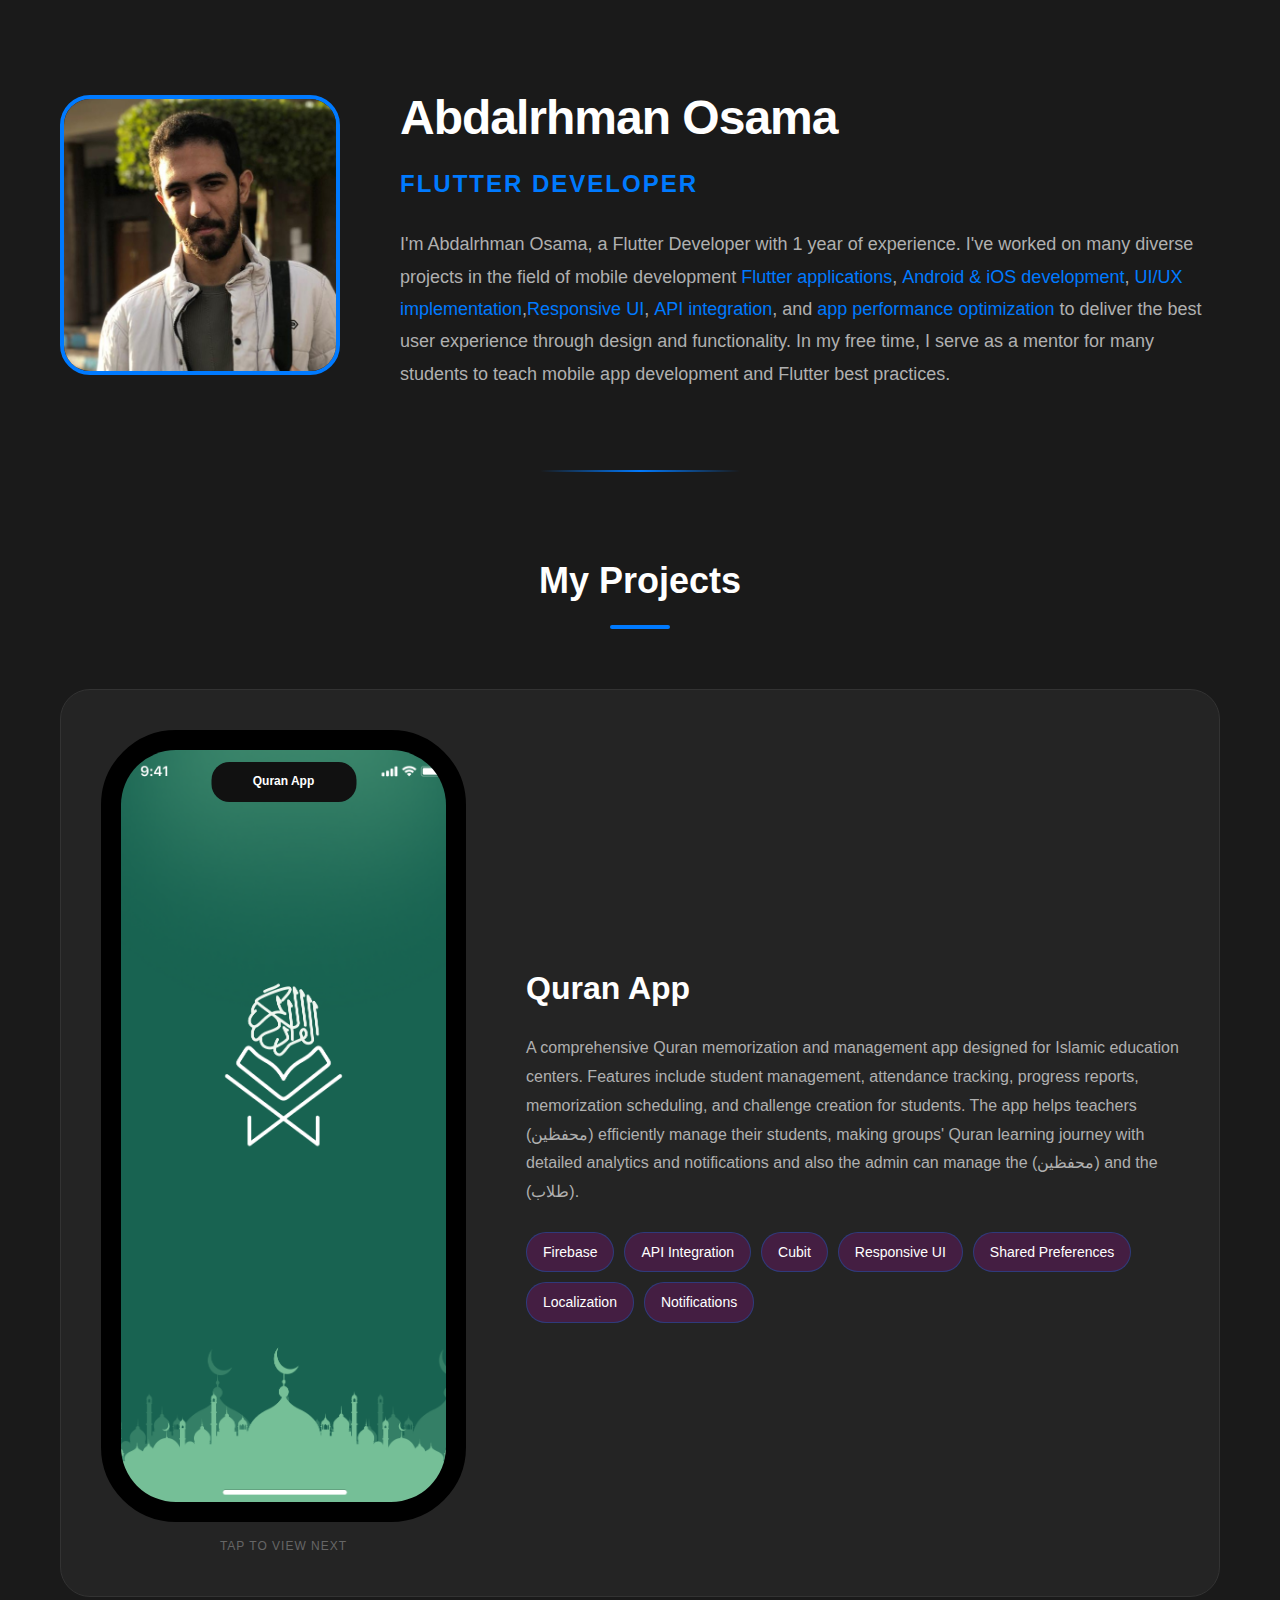
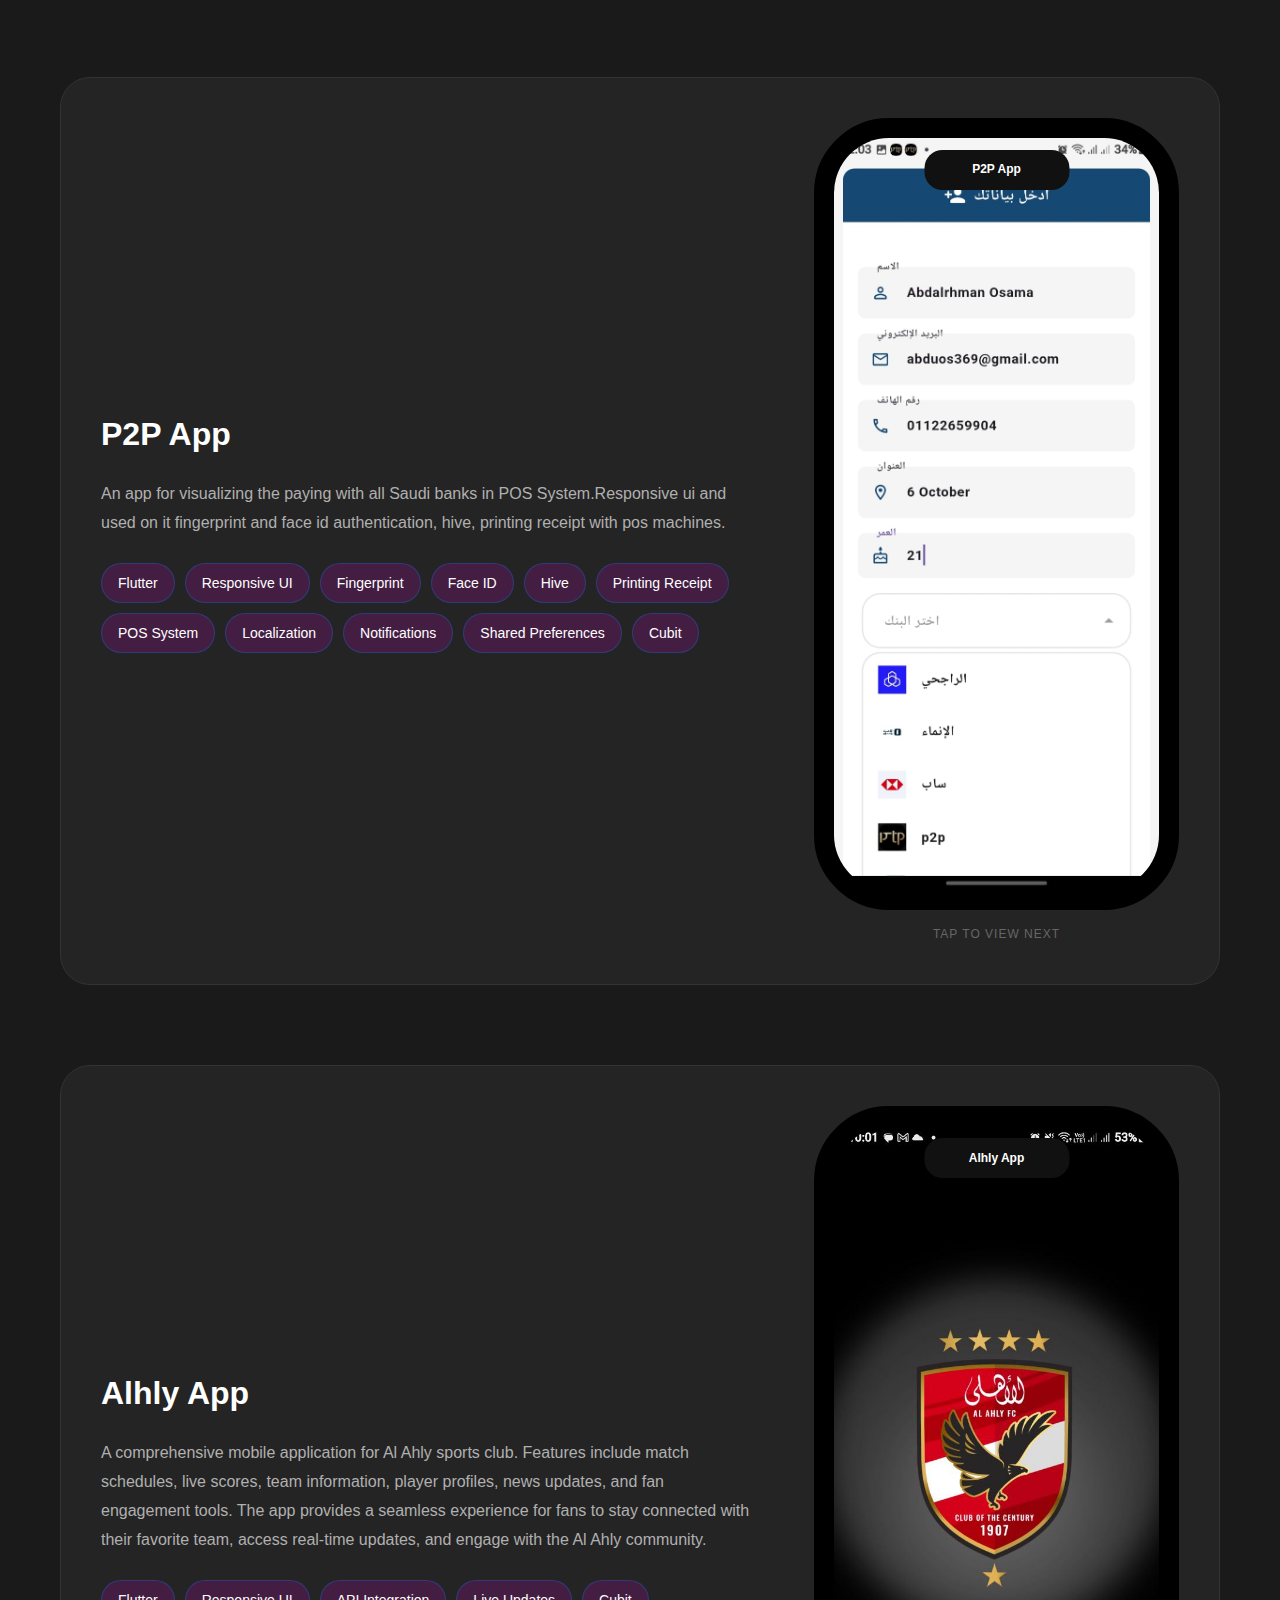
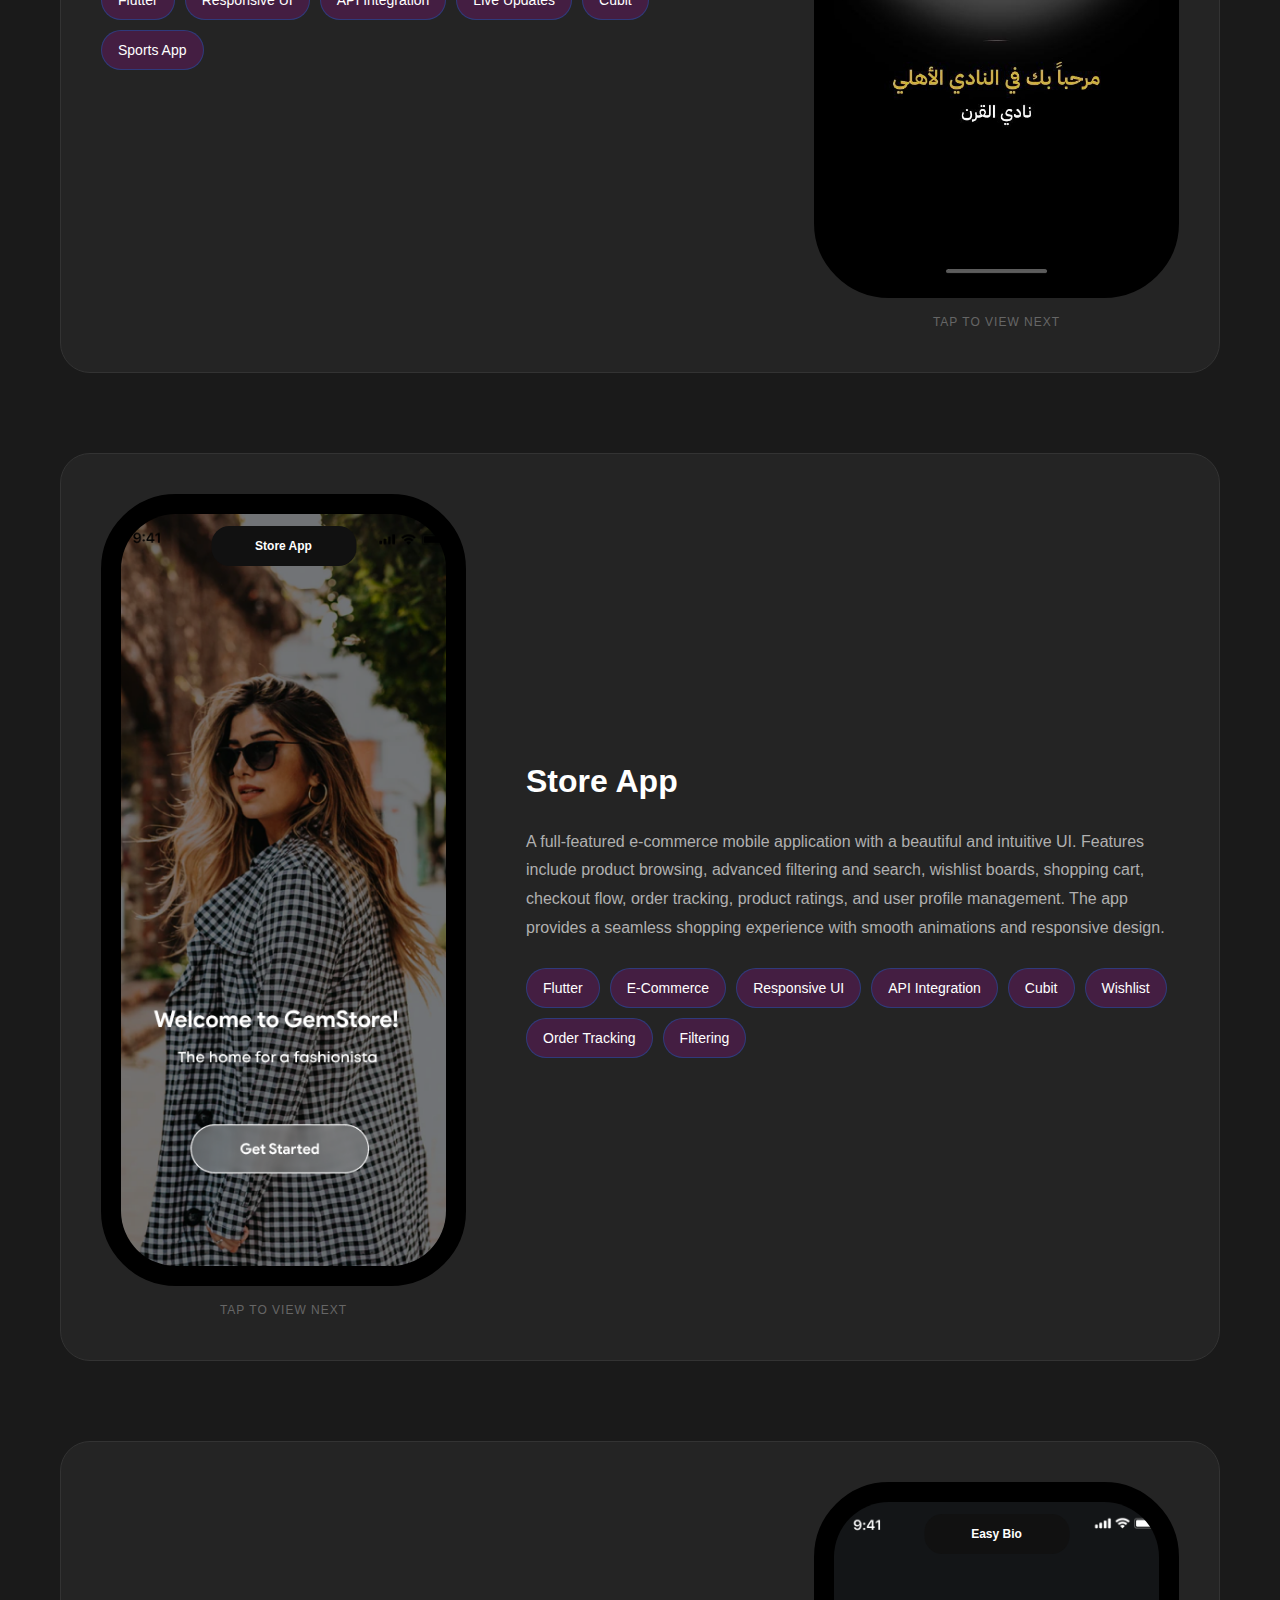
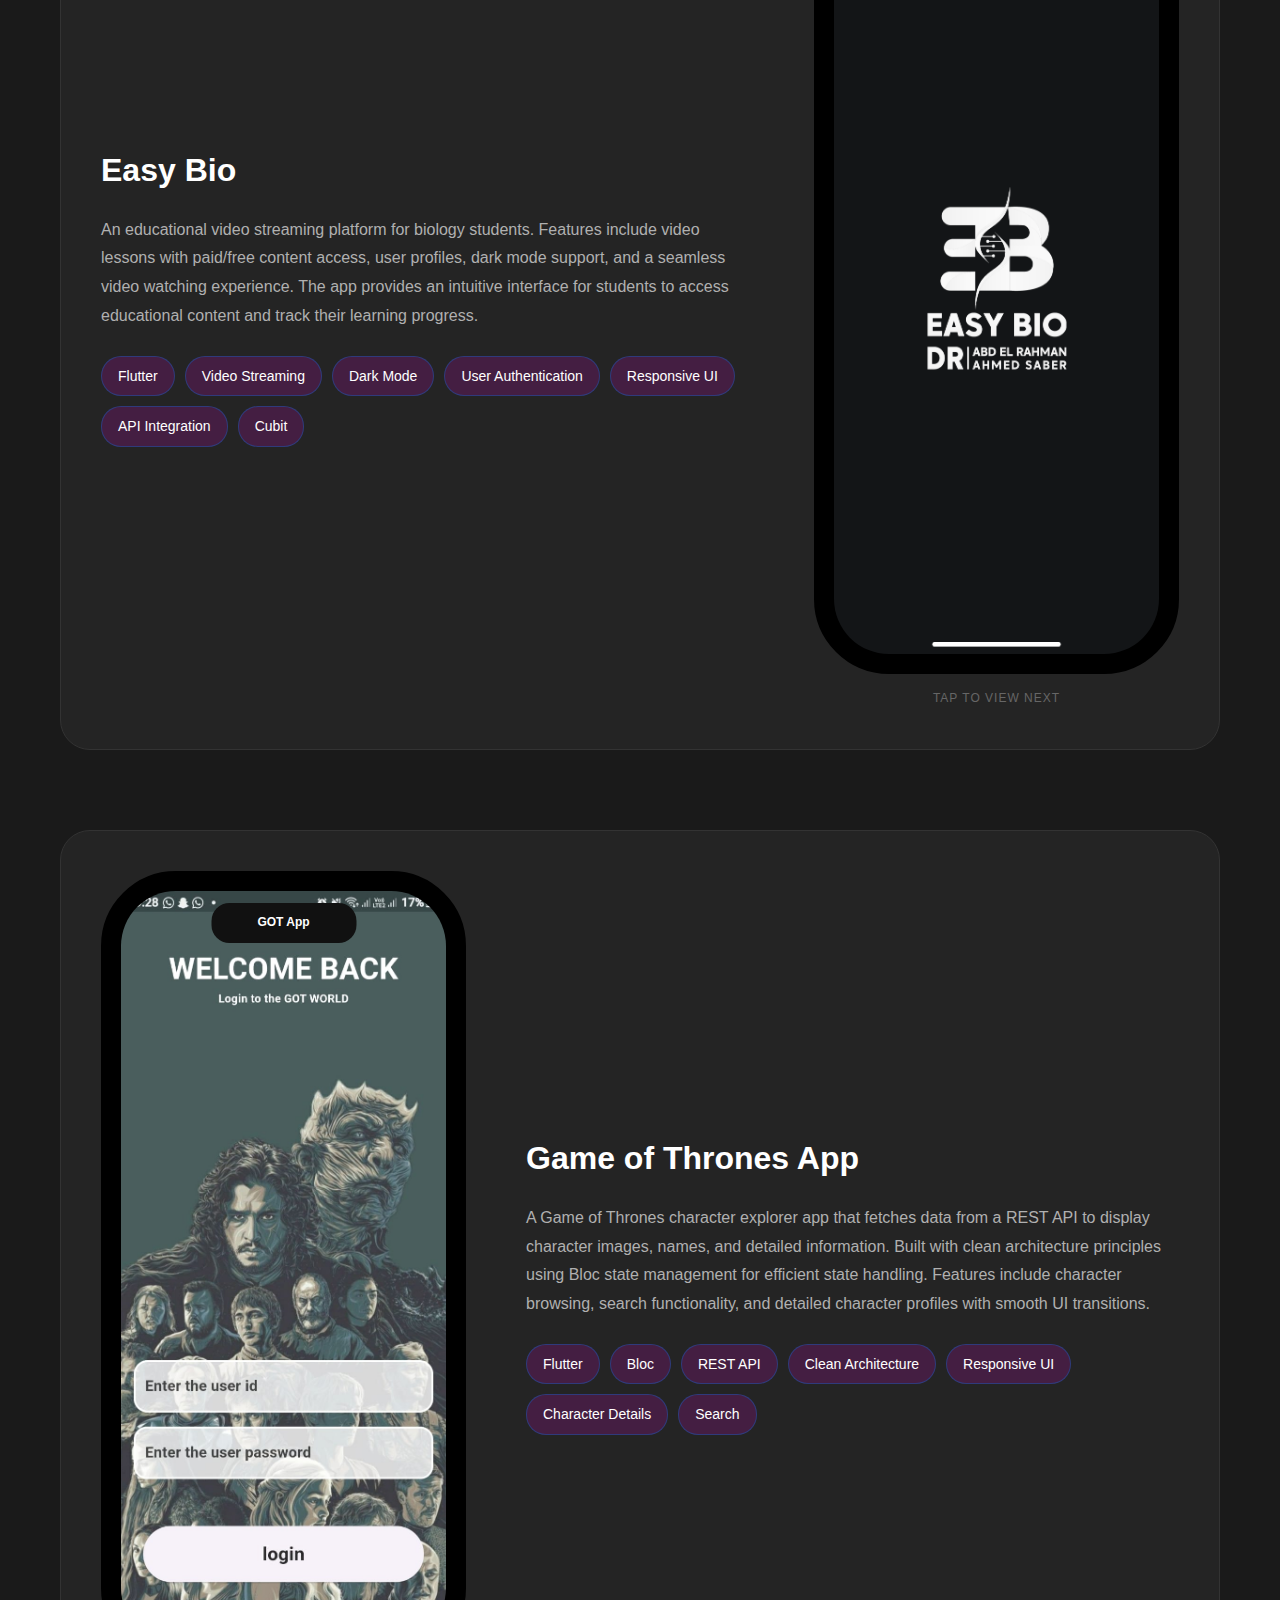
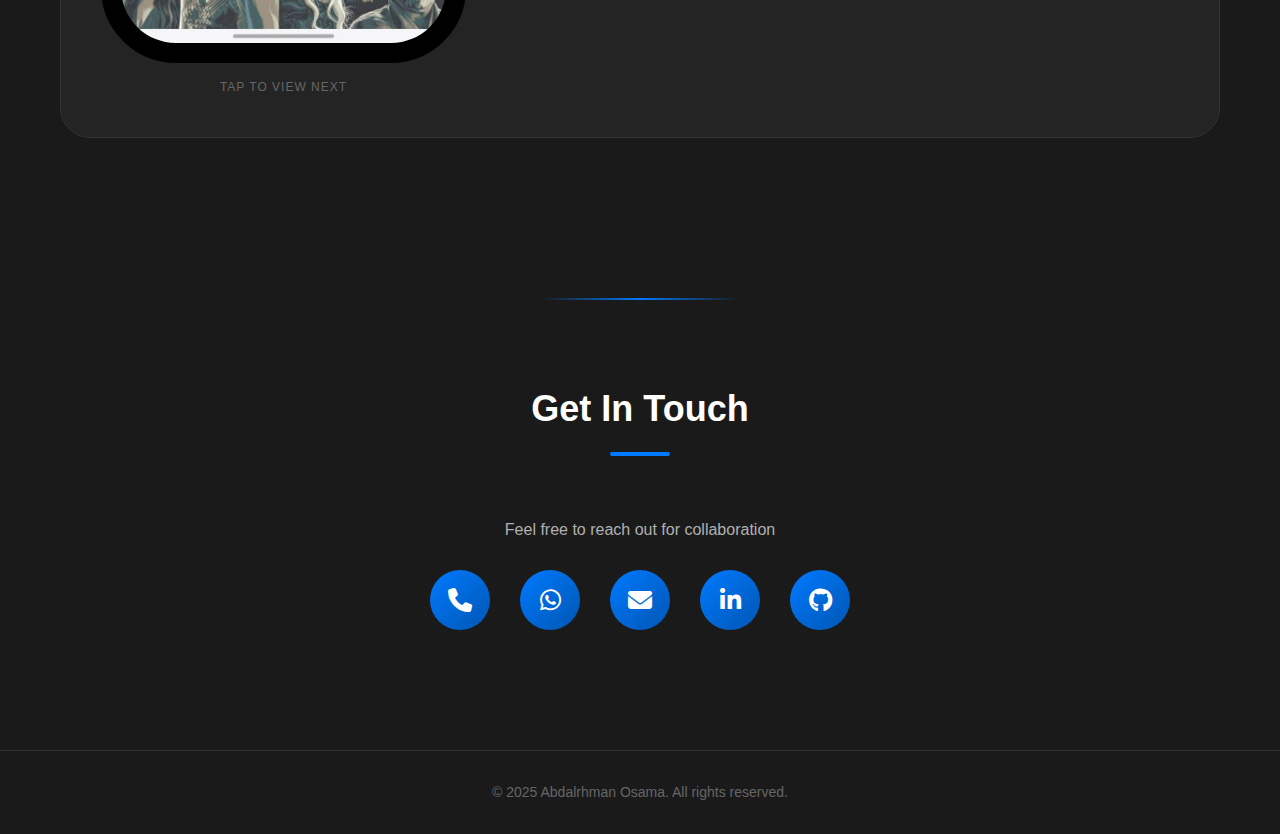
<file: index.html>
<!DOCTYPE html>
<html lang="en">
<head>
  <meta charset="UTF-8">
  <meta name="viewport" content="width=device-width, initial-scale=1.0">
  <title>Abdalrhman Osama - Flutter Developer Portfolio</title>
  <link rel="stylesheet" href="styles.css">
  <link rel="stylesheet" href="https://cdnjs.cloudflare.com/ajax/libs/font-awesome/6.4.0/css/all.min.css">
</head>
<body>

  <!-- Section 1: Hero / About Me -->
  <section class="hero-section">
    <div class="hero-content">
      <div class="profile-image">
        <img src="me.jpg" alt="Abdalrhman Osama">
      </div>
      <div class="hero-text">
        <h1 class="hero-name">Abdalrhman Osama</h1>
        <p class="hero-title">Flutter Developer</p>
        <p class="hero-bio">
          I'm Abdalrhman Osama, a Flutter Developer with 1 year of experience. I've worked on many diverse projects in the field of mobile development <span class="highlight">Flutter applications</span>, <span class="highlight">Android & iOS development</span>, <span class="highlight">UI/UX implementation</span>,<span class="highlight">Responsive UI</span>, <span class="highlight">API integration</span>, and <span class="highlight">app performance optimization</span> to deliver the best user experience through design and functionality. In my free time, I serve as a mentor for many students to teach mobile app development and Flutter best practices.
        </p>
      </div>
    </div>
  </section>

  <!-- Divider -->
  <div class="section-divider"></div>

  <!-- Section 2: Projects -->
  <section class="projects-section">
    <h2 class="section-title">My Projects</h2>

    <!-- Project 1: Quran App -->
    <div class="project-card">
      <div class="project-phone">
        <div class="ios-frame">
          <div class="dynamic-island">Quran App</div>
          <div class="screen-content" id="quranScreen">
            <img id="quranImg" src="quran/Splash.png" alt="Quran App Screenshot">
          </div>
        </div>
        <p class="tap-hint">Tap to view next</p>
      </div>
      <div class="project-info">
        <h3 class="project-name">Quran App</h3>
        <p class="project-description">
          A comprehensive Quran memorization and management app designed for Islamic education centers. Features include student management, attendance tracking, progress reports, memorization scheduling, and challenge creation for students. The app helps teachers (محفظين) efficiently manage their students, making groups' Quran learning journey with detailed analytics and notifications and also the admin can manage the (محفظين) and the (طلاب).
        </p>
        <div class="project-tags">
          <span class="tag">Firebase</span>
          <span class="tag">API Integration</span>
          <span class="tag">Cubit</span>
          <span class="tag">Responsive UI</span>
          <span class="tag">Shared Preferences</span>
          <span class="tag">Localization</span>
          <span class="tag">Notifications</span>
        </div>
      </div>
    </div>

    <!-- Project 2: P2P App -->
    <div class="project-card reverse">
      <div class="project-phone">
        <div class="ios-frame">
          <div class="dynamic-island">P2P App</div>
          <div class="screen-content" id="p2pScreen">
            <img id="p2pImg" src="p2p/1.jpeg" alt="P2P App Screenshot">
          </div>
        </div>
        <p class="tap-hint">Tap to view next</p>
      </div>
      <div class="project-info">
        <h3 class="project-name">P2P App</h3>
        <p class="project-description">
          An app for visualizing the paying with all Saudi banks in POS System.Responsive ui and used on it fingerprint
          and face id authentication, hive, printing receipt with pos machines.</p>
        <div class="project-tags">
          <span class="tag">Flutter</span>
          <span class="tag">Responsive UI</span>
          <span class="tag">Fingerprint</span>
          <span class="tag">Face ID</span>
          <span class="tag">Hive</span>
          <span class="tag">Printing Receipt</span>
          <span class="tag">POS System</span>
          <span class="tag">Localization</span>
          <span class="tag">Notifications</span>
          <span class="tag">Shared Preferences</span>
          <span class="tag">Cubit</span>

        </div>
      </div>
    </div>

    <!-- Project 6: Alhly App -->
    <div class="project-card reverse">
      <div class="project-phone">
        <div class="ios-frame">
          <div class="dynamic-island">Alhly App</div>
          <div class="screen-content" id="alhlyScreen">
            <img id="alhlyImg" src="Alhly/1.jpg" alt="Alhly App Screenshot">
          </div>
        </div>
        <p class="tap-hint">Tap to view next</p>
      </div>
      <div class="project-info">
        <h3 class="project-name">Alhly App</h3>
        <p class="project-description">
          A comprehensive mobile application for Al Ahly sports club. Features include match schedules, live scores, team information, player profiles, news updates, and fan engagement tools. The app provides a seamless experience for fans to stay connected with their favorite team, access real-time updates, and engage with the Al Ahly community.
        </p>
        <div class="project-tags">
          <span class="tag">Flutter</span>
          <span class="tag">Responsive UI</span>
          <span class="tag">API Integration</span>
          <span class="tag">Live Updates</span>
          <span class="tag">Cubit</span>
          <span class="tag">Sports App</span>
        </div>
      </div>
    </div>
    
   <!-- Project 3: Store App -->
    <div class="project-card">
      <div class="project-phone">
        <div class="ios-frame">
          <div class="dynamic-island">Store App</div>
          <div class="screen-content" id="storeScreen">
            <img id="storeImg" src="store/welcome.png" alt="Store App Screenshot">
          </div>
        </div>
        <p class="tap-hint">Tap to view next</p>
      </div>
      <div class="project-info">
        <h3 class="project-name">Store App</h3>
        <p class="project-description">
          A full-featured e-commerce mobile application with a beautiful and intuitive UI. Features include product browsing, advanced filtering and search, wishlist boards, shopping cart, checkout flow, order tracking, product ratings, and user profile management. The app provides a seamless shopping experience with smooth animations and responsive design.
        </p>
        <div class="project-tags">
          <span class="tag">Flutter</span>
          <span class="tag">E-Commerce</span>
          <span class="tag">Responsive UI</span>
          <span class="tag">API Integration</span>
          <span class="tag">Cubit</span>
          <span class="tag">Wishlist</span>
          <span class="tag">Order Tracking</span>
          <span class="tag">Filtering</span>
        </div>
      </div>
    </div> 

    <!-- Project 4: Easy Bio App -->
    <div class="project-card reverse">
      <div class="project-phone">
        <div class="ios-frame">
          <div class="dynamic-island">Easy Bio</div>
          <div class="screen-content" id="easyBioScreen">
            <img id="easyBioImg" src="Easy Bio/Splash.png" alt="Easy Bio App Screenshot">
          </div>
        </div>
        <p class="tap-hint">Tap to view next</p>
      </div>
      <div class="project-info">
        <h3 class="project-name">Easy Bio</h3>
        <p class="project-description">
          An educational video streaming platform for biology students. Features include video lessons with paid/free content access, user profiles, dark mode support, and a seamless video watching experience. The app provides an intuitive interface for students to access educational content and track their learning progress.
        </p>
        <div class="project-tags">
          <span class="tag">Flutter</span>
          <span class="tag">Video Streaming</span>
          <span class="tag">Dark Mode</span>
          <span class="tag">User Authentication</span>
          <span class="tag">Responsive UI</span>
          <span class="tag">API Integration</span>
          <span class="tag">Cubit</span>
        </div>
      </div>
    </div>

    <!-- Project 5: GOT App -->
    <div class="project-card">
      <div class="project-phone">
        <div class="ios-frame">
          <div class="dynamic-island">GOT App</div>
          <div class="screen-content" id="gotScreen">
            <img id="gotImg" src="GOT App/1.jpeg" alt="GOT App Screenshot">
          </div>
        </div>
        <p class="tap-hint">Tap to view next</p>
      </div>
      <div class="project-info">
        <h3 class="project-name">Game of Thrones App</h3>
        <p class="project-description">
          A Game of Thrones character explorer app that fetches data from a REST API to display character images, names, and detailed information. Built with clean architecture principles using Bloc state management for efficient state handling. Features include character browsing, search functionality, and detailed character profiles with smooth UI transitions.
        </p>
        <div class="project-tags">
          <span class="tag">Flutter</span>
          <span class="tag">Bloc</span>
          <span class="tag">REST API</span>
          <span class="tag">Clean Architecture</span>
          <span class="tag">Responsive UI</span>
          <span class="tag">Character Details</span>
          <span class="tag">Search</span>
        </div>
      </div>
    </div>

  </section>

  <!-- Divider -->
  <div class="section-divider"></div>

  <!-- Section 3: Contact -->
  <section class="contact-section">
    <h2 class="section-title">Get In Touch</h2>
    <p class="project-description">Feel free to reach out for collaboration</p>

    <div class="contact-links">
      <a href="tel:+201122659904" class="contact-icon" title="Phone">
        <i class="fas fa-phone"></i>
      </a>
      
      <a href="https://wa.me/201122659904" target="_blank" class="contact-icon" title="WhatsApp">
        <i class="fab fa-whatsapp"></i>
      </a>
      
      <a href="mailto:abduos369@gmail.com" class="contact-icon" title="Email">
        <i class="fas fa-envelope"></i>
      </a>
      
      <a href="https://www.linkedin.com/in/abdalrhman-osama-0813931bb/" target="_blank" class="contact-icon" title="LinkedIn">
        <i class="fab fa-linkedin-in"></i>
      </a>
      
      <a href="https://github.com/ABDO-OS" target="_blank" class="contact-icon" title="GitHub">
        <i class="fab fa-github"></i>
      </a>
    </div>
  </section>

  <!-- Footer -->
  <footer class="footer">
    <p>© 2025 Abdalrhman Osama. All rights reserved.</p>
  </footer>

<script>
  // Quran App images
  const quranImages = [
    'quran/Splash.png',
    'quran/Onboarding.png',
    'quran/register.png',
    'quran/Home.png',
    'quran/الملف الشخصي.png',
    'quran/إدارة الطلاب.png',
    'quran/إدارة المحفظين.png',
    'quran/إدارة المجموعات.png',
    'quran/إدارة درجات لطلاب.png',
    'quran/تسجيل الحضور والغياب.png',
    'quran/لوحة الحضور والغياب.png',
    'quran/اضافة الحفظ.png',
    'quran/انشطة طالب.png',
    'quran/انشاء تحدي جديد.png',
    'quran/التحديات 1.png',
    'quran/ارسال اشعارات.png',
    'quran/التقارير العامة.png',
    'quran/التقارير-1.png',
    'quran/التقارير-2.png'
  ];

  // P2P App images
  const p2pImages = [
    'p2p/1.jpeg',
    'p2p/2.jpeg',
    'p2p/3.jpeg',
    'p2p/4.jpeg',
    'p2p/5.jpeg',
    'p2p/6.jpeg'
  ];

  // Store App images
  const storeImages = [
    'store/welcome.png',
    'store/intro 1.png',
    'store/intro 2.png',
    'store/log in.png',
    'store/homepage full.png',
    'store/sidebar-home.png',
    'store/discover.png',
    'store/discover full.png',
    'store/filter.png',
    'store/search 2.png',
    'store/product full.png',
    'store/your cart.png',
    'store/check out-1.png',
    'store/my wishlist-boards.png',
    'store/profile.png',
    'store/profile setting.png',
    'store/setting.png',
    'store/my orders-1.png',
    'store/my orders-2.png',
    'store/my orders-3.png',
    'store/order info-1.png',
    'store/order info-2.png',
    'store/track order.png',
    'store/rate product.png'
  ];

  // Setup for Quran phone
  setupPhone('quranScreen', 'quranImg', quranImages);
  
  // Setup for P2P phone
  setupPhone('p2pScreen', 'p2pImg', p2pImages);

  // Setup for Store phone
  setupPhone('storeScreen', 'storeImg', storeImages);

  // Easy Bio App images
  const easyBioImages = [
    'Easy Bio/Splash.png',
    'Easy Bio/Login_dark.png',
    'Easy Bio/Main.png',
    'Easy Bio/User.png',
    'Easy Bio/User-1.png',
    'Easy Bio/Video no paid.png',
    'Easy Bio/Video paid.png',
    'Easy Bio/watch.png'
  ];

  // Setup for Easy Bio phone
  setupPhone('easyBioScreen', 'easyBioImg', easyBioImages);

  // GOT App images
  const gotImages = [
    'GOT App/1.jpeg',
    'GOT App/2.jpeg',
    'GOT App/3.jpeg',
    'GOT App/4.jpeg',
    'GOT App/5.jpeg',
    'GOT App/6.jpeg'
  ];

  // Setup for GOT phone
  setupPhone('gotScreen', 'gotImg', gotImages);

  // Alhly App images
  const alhlyImages = [
    'Alhly/1.jpg',
    'Alhly/2.jpg',
    'Alhly/3.jpg',
    'Alhly/4.jpg',
    'Alhly/5.jpg',
    'Alhly/6.jpg',
    'Alhly/7.jpg',
    'Alhly/8.jpg',
    'Alhly/9.jpg',
    'Alhly/10.jpg'
  ];

  // Setup for Alhly phone
  setupPhone('alhlyScreen', 'alhlyImg', alhlyImages);

  function setupPhone(screenId, imgId, images) {
    const screen = document.getElementById(screenId);
    const img = document.getElementById(imgId);
    let currentIndex = 0;
    let startY = 0;
    let scrolled = false;

    function nextImage() {
      currentIndex = (currentIndex + 1) % images.length;
      img.classList.add('fade-out');
      
      setTimeout(() => {
        img.src = images[currentIndex];
        img.classList.remove('fade-out');
        screen.scrollTop = 0;
      }, 150);
    }

    // Mouse events
    screen.addEventListener('mousedown', (e) => {
      startY = e.clientY;
      scrolled = false;
    });

    screen.addEventListener('mousemove', (e) => {
      if (Math.abs(e.clientY - startY) > 5) {
        scrolled = true;
      }
    });

    screen.addEventListener('mouseup', (e) => {
      if (!scrolled) {
        nextImage();
      }
    });

    // Touch events
    screen.addEventListener('touchstart', (e) => {
      startY = e.touches[0].clientY;
      scrolled = false;
    });

    screen.addEventListener('touchmove', (e) => {
      if (Math.abs(e.touches[0].clientY - startY) > 5) {
        scrolled = true;
      }
    });

    screen.addEventListener('touchend', (e) => {
      if (!scrolled) {
        nextImage();
      }
    });
  }
</script>

</body>
</html>
</file>
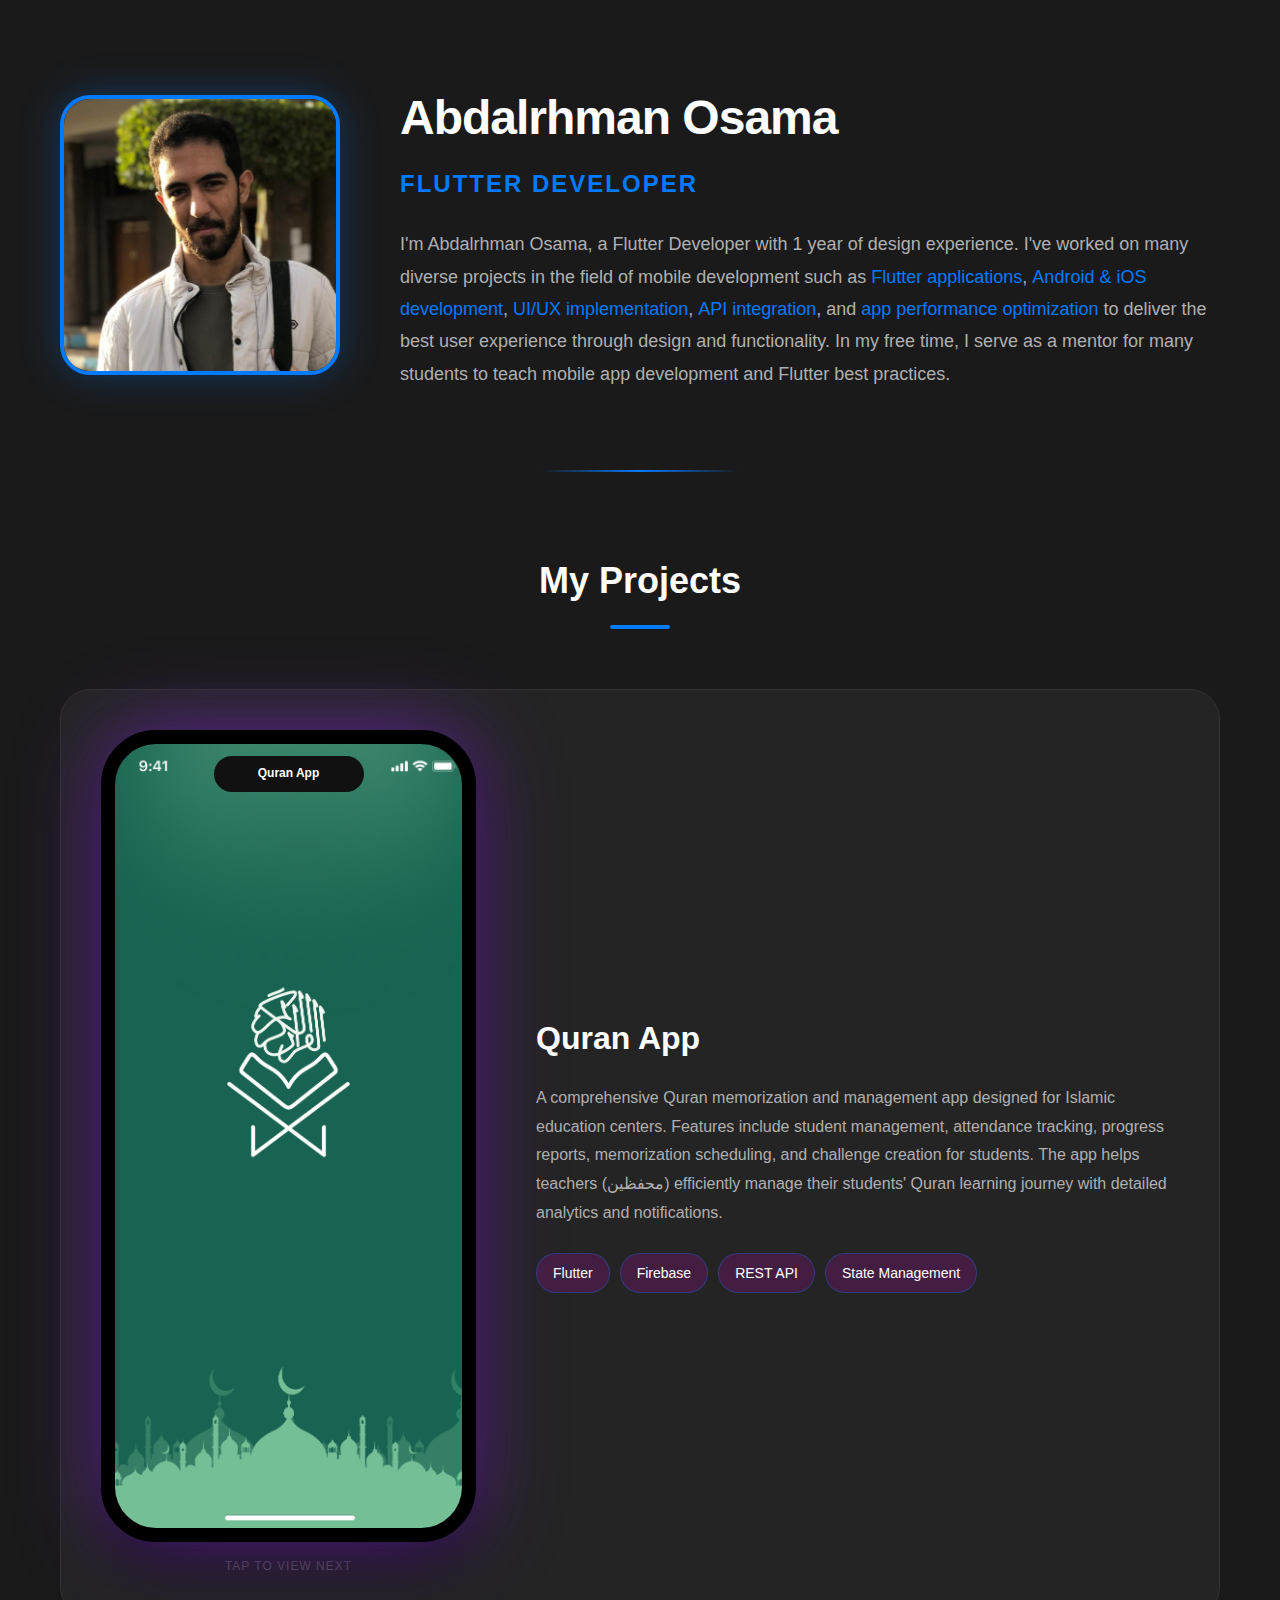
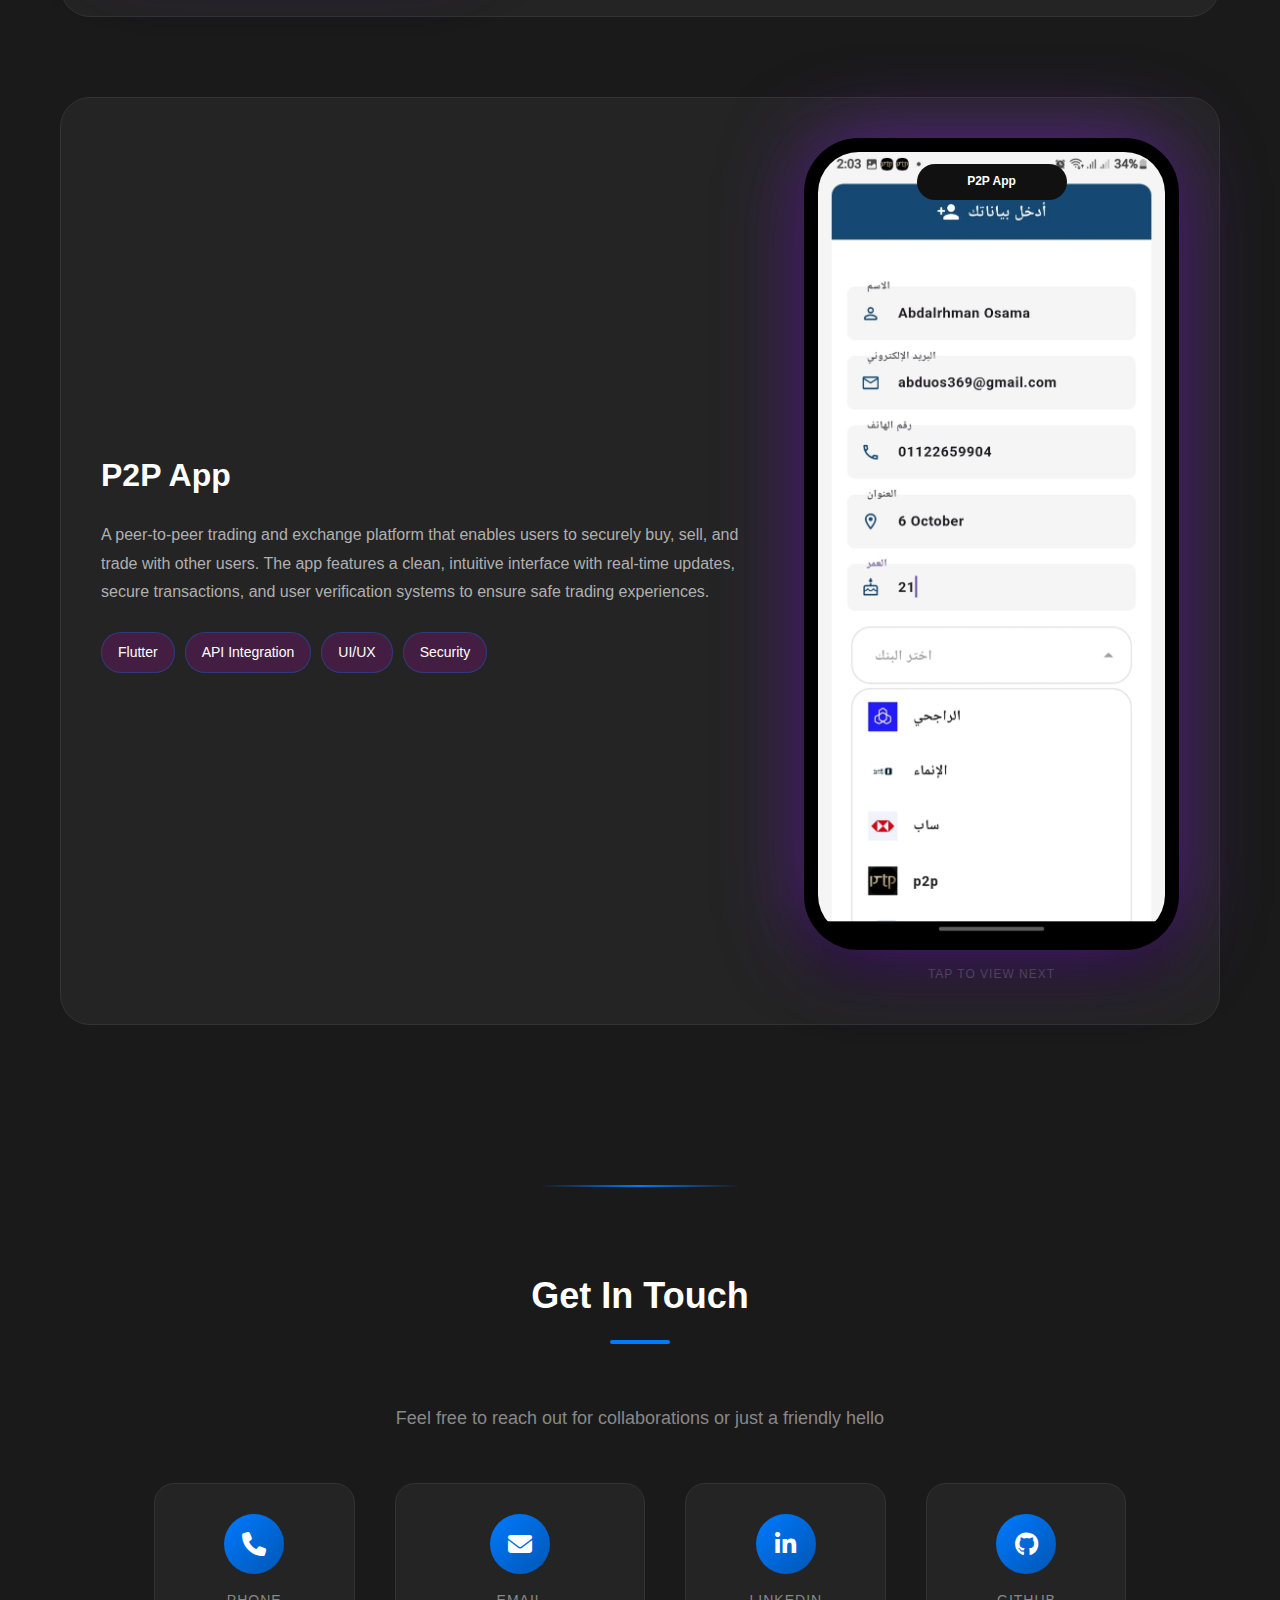
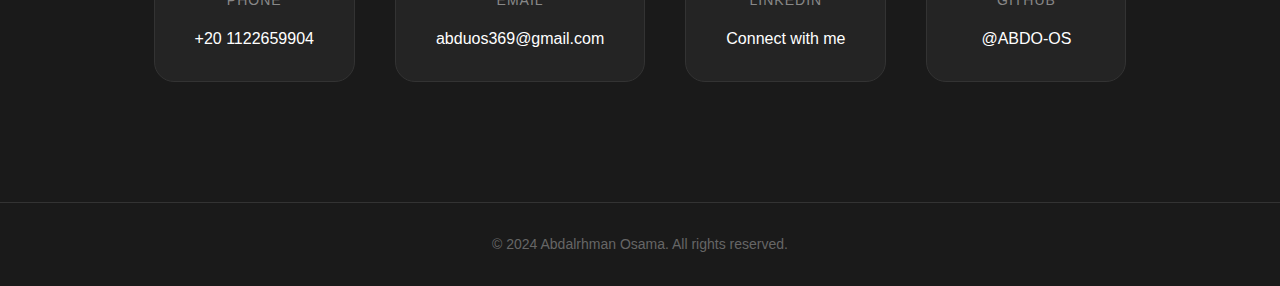
<file: portfolio/index.html>
<!DOCTYPE html>
<html lang="en">
<head>
  <meta charset="UTF-8">
  <meta name="viewport" content="width=device-width, initial-scale=1.0">
  <title>Abdalrhman Osama - Flutter Developer Portfolio</title>
  <link rel="stylesheet" href="styles.css">
  <link rel="stylesheet" href="https://cdnjs.cloudflare.com/ajax/libs/font-awesome/6.4.0/css/all.min.css">
</head>
<body>

  <!-- Section 1: Hero / About Me -->
  <section class="hero-section">
    <div class="hero-content">
      <div class="profile-image">
        <img src="me.jpg" alt="Abdalrhman Osama">
      </div>
      <div class="hero-text">
        <h1 class="hero-name">Abdalrhman Osama</h1>
        <p class="hero-title">Flutter Developer</p>
        <p class="hero-bio">
          I'm Abdalrhman Osama, a Flutter Developer with 1 year of design experience. I've worked on many diverse projects in the field of mobile development such as <span class="highlight">Flutter applications</span>, <span class="highlight">Android & iOS development</span>, <span class="highlight">UI/UX implementation</span>, <span class="highlight">API integration</span>, and <span class="highlight">app performance optimization</span> to deliver the best user experience through design and functionality. In my free time, I serve as a mentor for many students to teach mobile app development and Flutter best practices.
        </p>
      </div>
    </div>
  </section>

  <!-- Divider -->
  <div class="section-divider"></div>

  <!-- Section 2: Projects -->
  <section class="projects-section">
    <h2 class="section-title">My Projects</h2>

    <!-- Project 1: Quran App -->
    <div class="project-card">
      <div class="project-phone">
        <div class="ios-frame">
          <div class="dynamic-island">Quran App</div>
          <div class="screen-content" id="quranScreen">
            <img id="quranImg" src="quran/Splash.png" alt="Quran App Screenshot">
          </div>
        </div>
        <p class="tap-hint">Tap to view next</p>
      </div>
      <div class="project-info">
        <h3 class="project-name">Quran App</h3>
        <p class="project-description">
          A comprehensive Quran memorization and management app designed for Islamic education centers. Features include student management, attendance tracking, progress reports, memorization scheduling, and challenge creation for students. The app helps teachers (محفظين) efficiently manage their students' Quran learning journey with detailed analytics and notifications.
        </p>
        <div class="project-tags">
          <span class="tag">Flutter</span>
          <span class="tag">Firebase</span>
          <span class="tag">REST API</span>
          <span class="tag">State Management</span>
        </div>
      </div>
    </div>

    <!-- Project 2: P2P App -->
    <div class="project-card reverse">
      <div class="project-phone">
        <div class="ios-frame">
          <div class="dynamic-island">P2P App</div>
          <div class="screen-content" id="p2pScreen">
            <img id="p2pImg" src="p2p/1.jpeg" alt="P2P App Screenshot">
          </div>
        </div>
        <p class="tap-hint">Tap to view next</p>
      </div>
      <div class="project-info">
        <h3 class="project-name">P2P App</h3>
        <p class="project-description">
          A peer-to-peer trading and exchange platform that enables users to securely buy, sell, and trade with other users. The app features a clean, intuitive interface with real-time updates, secure transactions, and user verification systems to ensure safe trading experiences.
        </p>
        <div class="project-tags">
          <span class="tag">Flutter</span>
          <span class="tag">API Integration</span>
          <span class="tag">UI/UX</span>
          <span class="tag">Security</span>
        </div>
      </div>
    </div>
  </section>

  <!-- Divider -->
  <div class="section-divider"></div>

  <!-- Section 3: Contact -->
  <section class="contact-section">
    <h2 class="section-title">Get In Touch</h2>
    <p class="contact-subtitle">Feel free to reach out for collaborations or just a friendly hello</p>
    
    <div class="contact-links">
      <a href="tel:+201122659904" class="contact-item">
        <div class="contact-icon">
          <i class="fas fa-phone"></i>
        </div>
        <span class="contact-label">Phone</span>
        <span class="contact-value">+20 1122659904</span>
      </a>
      
      <a href="mailto:abduos369@gmail.com" class="contact-item">
        <div class="contact-icon">
          <i class="fas fa-envelope"></i>
        </div>
        <span class="contact-label">Email</span>
        <span class="contact-value">abduos369@gmail.com</span>
      </a>
      
      <a href="https://www.linkedin.com/in/abdalrhman-osama-0813931bb/" target="_blank" class="contact-item">
        <div class="contact-icon">
          <i class="fab fa-linkedin-in"></i>
        </div>
        <span class="contact-label">LinkedIn</span>
        <span class="contact-value">Connect with me</span>
      </a>
      
      <a href="https://github.com/ABDO-OS" target="_blank" class="contact-item">
        <div class="contact-icon">
          <i class="fab fa-github"></i>
        </div>
        <span class="contact-label">GitHub</span>
        <span class="contact-value">@ABDO-OS</span>
      </a>
    </div>
  </section>

  <!-- Footer -->
  <footer class="footer">
    <p>© 2024 Abdalrhman Osama. All rights reserved.</p>
  </footer>

<script>
  // Quran App images
  const quranImages = [
    'quran/Splash.png',
    'quran/Onboarding.png',
    'quran/register.png',
    'quran/Home.png',
    'quran/الملف الشخصي.png',
    'quran/إدارة الطلاب.png',
    'quran/إدارة المحفظين.png',
    'quran/إدارة المجموعات.png',
    'quran/إدارة درجات لطلاب.png',
    'quran/تسجيل الحضور والغياب.png',
    'quran/لوحة الحضور والغياب.png',
    'quran/اضافة الحفظ.png',
    'quran/انشطة طالب.png',
    'quran/انشاء تحدي جديد.png',
    'quran/التحديات 1.png',
    'quran/ارسال اشعارات.png',
    'quran/التقارير العامة.png',
    'quran/التقارير-1.png',
    'quran/التقارير-2.png'
  ];

  // P2P App images
  const p2pImages = [
    'p2p/1.jpeg',
    'p2p/2.jpeg',
    'p2p/3.jpeg',
    'p2p/4.jpeg',
    'p2p/5.jpeg',
    'p2p/6.jpeg'
  ];

  // Setup for Quran phone
  setupPhone('quranScreen', 'quranImg', quranImages);
  
  // Setup for P2P phone
  setupPhone('p2pScreen', 'p2pImg', p2pImages);

  function setupPhone(screenId, imgId, images) {
    const screen = document.getElementById(screenId);
    const img = document.getElementById(imgId);
    let currentIndex = 0;
    let startY = 0;
    let scrolled = false;

    function nextImage() {
      currentIndex = (currentIndex + 1) % images.length;
      img.classList.add('fade-out');
      
      setTimeout(() => {
        img.src = images[currentIndex];
        img.classList.remove('fade-out');
        screen.scrollTop = 0;
      }, 150);
    }

    // Mouse events
    screen.addEventListener('mousedown', (e) => {
      startY = e.clientY;
      scrolled = false;
    });

    screen.addEventListener('mousemove', (e) => {
      if (Math.abs(e.clientY - startY) > 5) {
        scrolled = true;
      }
    });

    screen.addEventListener('mouseup', (e) => {
      if (!scrolled) {
        nextImage();
      }
    });

    // Touch events
    screen.addEventListener('touchstart', (e) => {
      startY = e.touches[0].clientY;
      scrolled = false;
    });

    screen.addEventListener('touchmove', (e) => {
      if (Math.abs(e.touches[0].clientY - startY) > 5) {
        scrolled = true;
      }
    });

    screen.addEventListener('touchend', (e) => {
      if (!scrolled) {
        nextImage();
      }
    });
  }
</script>

</body>
</html>
</file>
<file: styles.css>
* {
  box-sizing: border-box;
  margin: 0;
  padding: 0;
}

body {
  background-color: #1a1a1a;
  color: #ffffff;
  font-family: 'Segoe UI', Tahoma, Geneva, Verdana, sans-serif;
  line-height: 1.6;
  min-height: 100vh;
}

/* ==================== HERO SECTION ==================== */
.hero-section {
  padding: 80px 60px;
  max-width: 1400px;
  margin: 0 auto;
}

.hero-content {
  display: flex;
  align-items: center;
  gap: 60px;
}

.profile-image {
  width: 280px;
  height: 280px;
  border-radius: 30px;
  overflow: hidden;
  border: 4px solid #007AFF;
  flex-shrink: 0;
}

.profile-image img {
  width: 100%;
  height: 100%;
  object-fit: cover;
}

.hero-text {
  flex: 1;
}

.hero-name {
  font-size: 48px;
  font-weight: 700;
  color: #ffffff;
  margin-bottom: 8px;
  letter-spacing: -1px;
}

.hero-title {
  font-size: 24px;
  font-weight: 600;
  color: #007AFF;
  margin-bottom: 25px;
  text-transform: uppercase;
  letter-spacing: 2px;
}

.hero-bio {
  font-size: 18px;
  color: #b0b0b0;
  line-height: 1.8;
}

.hero-bio .highlight {
  color: #007AFF;
  font-weight: 500;
}

/* ==================== SECTION DIVIDER ==================== */
.section-divider {
  width: 200px;
  height: 2px;
  background: linear-gradient(90deg, transparent, #007AFF, transparent);
  margin: 0 auto;
}

/* ==================== PROJECTS SECTION ==================== */
.projects-section {
  padding: 80px 60px;
  max-width: 1400px;
  margin: 0 auto;
}

.section-title {
  font-size: 36px;
  font-weight: 700;
  color: #ffffff;
  text-align: center;
  margin-bottom: 60px;
}

.section-title::after {
  content: '';
  display: block;
  width: 60px;
  height: 4px;
  background: #007AFF;
  margin: 15px auto 0;
  border-radius: 2px;
}

/* Project Card */
.project-card {
  display: flex;
  align-items: center;
  gap: 60px;
  margin-bottom: 80px;
  padding: 40px;
  background: #242424;
  border-radius: 30px;
  border: 1px solid #333;
}

.project-card.reverse {
  flex-direction: row-reverse;
}

.project-phone {
  display: flex;
  flex-direction: column;
  align-items: center;
  gap: 15px;
  flex-shrink: 0;
}

/* iOS Frame */
.ios-frame {
  width: 365px;
  height: 792px;
  border: 20px solid #000;
  border-radius: 75px;
  position: relative;
  background-color: #000;
  overflow: hidden;
  display: flex;
  justify-content: center;
  align-items: center;
}

/* Dynamic Island */
.dynamic-island {
  position: absolute;
  top: 12px;
  left: 50%;
  transform: translateX(-50%);
  width: 145px;
  height: 40px;
  background-color: #111;
  border-radius: 18px;
  display: flex;
  justify-content: center;
  align-items: center;
  color: white;
  font-size: 12px;
  font-weight: bold;
  cursor: pointer;
  transition: width 0.3s ease, height 0.3s ease;
  z-index: 10;
}

.dynamic-island:hover {
  width: 220px;
  height: 50px;
  border-radius: 25px;
}

/* Screen content */
.screen-content {
  display: block;
  width: 100%;
  height: 100%;
  cursor: pointer;
  position: relative;
  background-color: #000;
  overflow-y: auto;
  overflow-x: hidden;
  scroll-behavior: smooth;
}

.screen-content::-webkit-scrollbar {
  width: 0;
  display: none;
}

.screen-content {
  -ms-overflow-style: none;
  scrollbar-width: none;
}

.screen-content img {
  width: 100%;
  min-height: 100%;
  display: block;
  transition: opacity 0.15s ease;
  object-fit: cover;
  object-position: top;
}

.screen-content img.fade-out {
  opacity: 0.3;
}

/* Tap hint */
.tap-hint {
  color: #666;
  font-size: 12px;
  font-weight: 500;
  text-transform: uppercase;
  letter-spacing: 1px;
}

/* Project Info */
.project-info {
  flex: 1;
}

.project-name {
  font-size: 32px;
  font-weight: 700;
  color: #ffffff;
  margin-bottom: 20px;
}

.project-description {
  font-size: 16px;
  color: #b0b0b0;
  line-height: 1.8;
  margin-bottom: 25px;
}

.project-tags {
  display: flex;
  flex-wrap: wrap;
  gap: 10px;
}

.tag {
  padding: 8px 16px;
  background: rgba(255, 0, 242, 0.15);
  color: #ffffff;
  border-radius: 20px;
  font-size: 14px;
  font-weight: 500;
  border: 1px solid rgba(0, 122, 255, 0.3);
}

/* ==================== CONTACT SECTION ==================== */
.contact-section {
  padding: 80px 60px;
  max-width: 1400px;
  margin: 0 auto;
  text-align: center;
}

.contact-links {
  display: flex;
  justify-content: center;
  gap: 30px;
  flex-wrap: wrap;
}

.contact-icon {
  width: 60px;
  height: 60px;
  background: linear-gradient(135deg, #007AFF, #0056b3);
  border-radius: 50%;
  display: flex;
  justify-content: center;
  align-items: center;
  font-size: 24px;
  color: white;
  text-decoration: none;
  transition: all 0.3s ease;
}

.contact-icon:hover {
  transform: translateY(-5px) scale(1.1);
  box-shadow: 0 10px 30px rgba(0, 122, 255, 0.4);
}

/* ==================== FOOTER ==================== */
.footer {
  padding: 30px;
  text-align: center;
  border-top: 1px solid #333;
  margin-top: 40px;
}

.footer p {
  color: #666;
  font-size: 14px;
}

/* ==================== RESPONSIVE STYLES ==================== */

/* Large tablets and small laptops */
@media (max-width: 1200px) {
  .hero-section,
  .projects-section,
  .contact-section {
    padding: 60px 40px;
  }

  .hero-content {
    gap: 40px;
  }

  .profile-image {
    width: 220px;
    height: 220px;
  }

  .hero-name {
    font-size: 40px;
  }

  .hero-bio {
    font-size: 16px;
  }

  .project-card {
    gap: 40px;
    padding: 30px;
  }

  .ios-frame {
    width: 320px;
    height: 693px;
    border: 16px solid #000;
    border-radius: 60px;
  }

  .dynamic-island {
    width: 130px;
    height: 32px;
    font-size: 11px;
  }
}

/* Tablets */
@media (max-width: 992px) {
  .hero-content {
    flex-direction: column;
    align-items: flex-start;
  }

  .hero-name {
    font-size: 36px;
  }

  .hero-title {
    font-size: 20px;
  }

  .project-card,
  .project-card.reverse {
    flex-direction: column;
    align-items: flex-start;
  }

  .project-phone {
    align-self: center;
  }

  .project-tags {
    justify-content: flex-start;
  }

  .project-name {
    font-size: 28px;
  }
}

/* Tablets portrait and large phones */
@media (max-width: 768px) {
  .hero-section,
  .projects-section,
  .contact-section {
    padding: 50px 25px;
  }

  .profile-image {
    width: 200px;
    height: 200px;
    border-radius: 25px;
  }

  .hero-name {
    font-size: 32px;
  }

  .hero-title {
    font-size: 18px;
    margin-bottom: 20px;
  }

  .hero-bio {
    font-size: 15px;
  }

  .section-title {
    font-size: 28px;
    margin-bottom: 40px;
  }

  .project-card {
    padding: 25px;
    margin-bottom: 50px;
    border-radius: 25px;
  }

  .ios-frame {
    width: 300px;
    height: 650px;
    border: 14px solid #000;
    border-radius: 55px;
  }

  .dynamic-island {
    width: 120px;
    height: 30px;
    font-size: 10px;
  }

  .project-name {
    font-size: 24px;
  }

  .project-description {
    font-size: 15px;
  }

  .contact-links {
    gap: 20px;
  }
}

/* Mobile phones */
@media (max-width: 480px) {
  .hero-section,
  .projects-section,
  .contact-section {
    padding: 40px 20px;
  }

  .profile-image {
    width: 180px;
    height: 180px;
    border-radius: 20px;
    border-width: 3px;
  }

  .hero-name {
    font-size: 28px;
  }

  .hero-title {
    font-size: 16px;
    letter-spacing: 1px;
  }

  .hero-bio {
    font-size: 14px;
    line-height: 1.7;
  }

  .section-title {
    font-size: 24px;
    margin-bottom: 30px;
  }

  .project-card {
    padding: 20px;
    border-radius: 20px;
  }

  .ios-frame {
    width: calc(100vw - 80px);
    max-width: 320px;
    height: calc((100vw - 80px) * 2.16);
    max-height: 693px;
    border: 14px solid #000;
    border-radius: 50px;
  }

  .dynamic-island {
    width: 110px;
    height: 28px;
    font-size: 9px;
    top: 8px;
  }

  .project-name {
    font-size: 22px;
    margin-bottom: 15px;
  }

  .project-description {
    font-size: 14px;
  }

  .tag {
    padding: 6px 12px;
    font-size: 12px;
  }

  .contact-icon {
    width: 50px;
    height: 50px;
    font-size: 20px;
  }
}

/* Extra small phones */
@media (max-width: 360px) {
  .hero-name {
    font-size: 24px;
  }

  .hero-title {
    font-size: 14px;
  }

  .profile-image {
    width: 150px;
    height: 150px;
  }

  .ios-frame {
    border: 12px solid #000;
    border-radius: 45px;
  }

  .section-title {
    font-size: 22px;
  }
}
</file>
<file: portfolio/styles.css>
* {
  box-sizing: border-box;
  margin: 0;
  padding: 0;
}

body {
  background-color: #1a1a1a;
  color: #ffffff;
  font-family: 'Segoe UI', Tahoma, Geneva, Verdana, sans-serif;
  line-height: 1.6;
  min-height: 100vh;
}

/* ==================== HERO SECTION ==================== */
.hero-section {
  padding: 80px 60px;
  max-width: 1400px;
  margin: 0 auto;
}

.hero-content {
  display: flex;
  align-items: center;
  gap: 60px;
}

.profile-image {
  width: 280px;
  height: 280px;
  border-radius: 30px;
  overflow: hidden;
  border: 4px solid #007AFF;
  box-shadow: 0 0 40px rgba(0, 122, 255, 0.3);
  flex-shrink: 0;
}

.profile-image img {
  width: 100%;
  height: 100%;
  object-fit: cover;
}

.hero-text {
  flex: 1;
}

.hero-name {
  font-size: 48px;
  font-weight: 700;
  color: #ffffff;
  margin-bottom: 8px;
  letter-spacing: -1px;
}

.hero-title {
  font-size: 24px;
  font-weight: 600;
  color: #007AFF;
  margin-bottom: 25px;
  text-transform: uppercase;
  letter-spacing: 2px;
}

.hero-bio {
  font-size: 18px;
  color: #b0b0b0;
  line-height: 1.8;
}

.hero-bio .highlight {
  color: #007AFF;
  font-weight: 500;
}

/* ==================== SECTION DIVIDER ==================== */
.section-divider {
  width: 200px;
  height: 2px;
  background: linear-gradient(90deg, transparent, #007AFF, transparent);
  margin: 0 auto;
}

/* ==================== PROJECTS SECTION ==================== */
.projects-section {
  padding: 80px 60px;
  max-width: 1400px;
  margin: 0 auto;
}

.section-title {
  font-size: 36px;
  font-weight: 700;
  color: #ffffff;
  text-align: center;
  margin-bottom: 60px;
}

.section-title::after {
  content: '';
  display: block;
  width: 60px;
  height: 4px;
  background: #007AFF;
  margin: 15px auto 0;
  border-radius: 2px;
}

/* Project Card */
.project-card {
  display: flex;
  align-items: center;
  gap: 60px;
  margin-bottom: 80px;
  padding: 40px;
  background: #242424;
  border-radius: 30px;
  border: 1px solid #333;
}

.project-card.reverse {
  flex-direction: row-reverse;
}

.project-phone {
  display: flex;
  flex-direction: column;
  align-items: center;
  gap: 15px;
  flex-shrink: 0;
}

/* iOS Frame */
.ios-frame {
  width: 375px;
  height: 812px;
  border: 14px solid #000;
  border-radius: 55px;
  position: relative;
  background-color: #000;
  box-shadow: 
    0 0 80px rgba(138, 43, 226, 0.6),
    0 25px 50px rgba(0, 0, 0, 0.6);
  overflow: hidden;
  display: flex;
  justify-content: center;
  align-items: center;
}

/* Dynamic Island */
.dynamic-island {
  position: absolute;
  top: 12px;
  left: 50%;
  transform: translateX(-50%);
  width: 150px;
  height: 36px;
  background-color: #111;
  border-radius: 18px;
  display: flex;
  justify-content: center;
  align-items: center;
  color: white;
  font-size: 12px;
  font-weight: bold;
  cursor: pointer;
  transition: width 0.3s ease, height 0.3s ease;
  z-index: 10;
}

.dynamic-island:hover {
  width: 220px;
  height: 50px;
  border-radius: 25px;
}

/* Screen content */
.screen-content {
  display: block;
  width: 100%;
  height: 100%;
  cursor: pointer;
  position: relative;
  background-color: #000;
  overflow-y: auto;
  overflow-x: hidden;
  scroll-behavior: smooth;
}

.screen-content::-webkit-scrollbar {
  width: 0;
  display: none;
}

.screen-content {
  -ms-overflow-style: none;
  scrollbar-width: none;
}

.screen-content img {
  width: 100%;
  min-height: 100%;
  display: block;
  transition: opacity 0.15s ease;
  object-fit: cover;
  object-position: top;
}

.screen-content img.fade-out {
  opacity: 0.3;
}

/* Tap hint */
.tap-hint {
  color: #666;
  font-size: 12px;
  font-weight: 500;
  text-transform: uppercase;
  letter-spacing: 1px;
}

/* Project Info */
.project-info {
  flex: 1;
}

.project-name {
  font-size: 32px;
  font-weight: 700;
  color: #ffffff;
  margin-bottom: 20px;
}

.project-description {
  font-size: 16px;
  color: #b0b0b0;
  line-height: 1.8;
  margin-bottom: 25px;
}

.project-tags {
  display: flex;
  flex-wrap: wrap;
  gap: 10px;
}

.tag {
  padding: 8px 16px;
  background: rgba(255, 0, 242, 0.15);
  color: #ffffff;
  border-radius: 20px;
  font-size: 14px;
  font-weight: 500;
  border: 1px solid rgba(0, 122, 255, 0.3);
}

/* ==================== CONTACT SECTION ==================== */
.contact-section {
  padding: 80px 60px;
  max-width: 1400px;
  margin: 0 auto;
  text-align: center;
}

.contact-subtitle {
  font-size: 18px;
  color: #888;
  margin-bottom: 50px;
}

.contact-links {
  display: flex;
  justify-content: center;
  gap: 40px;
  flex-wrap: wrap;
}

.contact-item {
  display: flex;
  flex-direction: column;
  align-items: center;
  gap: 15px;
  padding: 30px 40px;
  background: #242424;
  border-radius: 20px;
  border: 1px solid #333;
  text-decoration: none;
  transition: all 0.3s ease;
  min-width: 200px;
}

.contact-item:hover {
  transform: translateY(-5px);
  border-color: #007AFF;
  box-shadow: 0 10px 30px rgba(0, 122, 255, 0.2);
}

.contact-icon {
  width: 60px;
  height: 60px;
  background: linear-gradient(135deg, #007AFF, #0056b3);
  border-radius: 50%;
  display: flex;
  justify-content: center;
  align-items: center;
  font-size: 24px;
  color: white;
}

.contact-label {
  font-size: 14px;
  color: #888;
  text-transform: uppercase;
  letter-spacing: 1px;
}

.contact-value {
  font-size: 16px;
  color: #ffffff;
  font-weight: 500;
}

/* ==================== FOOTER ==================== */
.footer {
  padding: 30px;
  text-align: center;
  border-top: 1px solid #333;
  margin-top: 40px;
}

.footer p {
  color: #666;
  font-size: 14px;
}

/* ==================== RESPONSIVE STYLES ==================== */

/* Large tablets and small laptops */
@media (max-width: 1200px) {
  .hero-section,
  .projects-section,
  .contact-section {
    padding: 60px 40px;
  }

  .hero-content {
    gap: 40px;
  }

  .profile-image {
    width: 220px;
    height: 220px;
  }

  .hero-name {
    font-size: 40px;
  }

  .hero-bio {
    font-size: 16px;
  }

  .project-card {
    gap: 40px;
    padding: 30px;
  }

  .ios-frame {
    width: 320px;
    height: 693px;
    border: 12px solid #000;
    border-radius: 50px;
  }

  .dynamic-island {
    width: 130px;
    height: 32px;
    font-size: 11px;
  }
}

/* Tablets */
@media (max-width: 992px) {
  .hero-content {
    flex-direction: column;
    text-align: center;
  }

  .hero-name {
    font-size: 36px;
  }

  .hero-title {
    font-size: 20px;
  }

  .project-card,
  .project-card.reverse {
    flex-direction: column;
  }

  .project-info {
    text-align: center;
  }

  .project-tags {
    justify-content: center;
  }

  .project-name {
    font-size: 28px;
  }
}

/* Tablets portrait and large phones */
@media (max-width: 768px) {
  .hero-section,
  .projects-section,
  .contact-section {
    padding: 50px 25px;
  }

  .profile-image {
    width: 180px;
    height: 180px;
    border-radius: 25px;
  }

  .hero-name {
    font-size: 32px;
  }

  .hero-title {
    font-size: 18px;
    margin-bottom: 20px;
  }

  .hero-bio {
    font-size: 15px;
  }

  .section-title {
    font-size: 28px;
    margin-bottom: 40px;
  }

  .project-card {
    padding: 25px;
    margin-bottom: 50px;
    border-radius: 25px;
  }

  .ios-frame {
    width: 300px;
    height: 650px;
    border: 12px solid #000;
    border-radius: 45px;
  }

  .dynamic-island {
    width: 120px;
    height: 30px;
    font-size: 10px;
  }

  .project-name {
    font-size: 24px;
  }

  .project-description {
    font-size: 15px;
  }

  .contact-links {
    gap: 20px;
  }

  .contact-item {
    padding: 25px 30px;
    min-width: 160px;
  }
}

/* Mobile phones */
@media (max-width: 480px) {
  .hero-section,
  .projects-section,
  .contact-section {
    padding: 40px 20px;
  }

  .profile-image {
    width: 150px;
    height: 150px;
    border-radius: 20px;
    border-width: 3px;
  }

  .hero-name {
    font-size: 28px;
  }

  .hero-title {
    font-size: 16px;
    letter-spacing: 1px;
  }

  .hero-bio {
    font-size: 14px;
    line-height: 1.7;
  }

  .section-title {
    font-size: 24px;
    margin-bottom: 30px;
  }

  .project-card {
    padding: 20px;
    border-radius: 20px;
  }

  .ios-frame {
    width: calc(100vw - 60px);
    max-width: 320px;
    height: calc((100vw - 60px) * 2.16);
    max-height: 693px;
    border: 10px solid #000;
    border-radius: 40px;
    box-shadow: 
      0 0 50px rgba(138, 43, 226, 0.5),
      0 20px 40px rgba(0, 0, 0, 0.5);
  }

  .dynamic-island {
    width: 110px;
    height: 28px;
    font-size: 9px;
    top: 8px;
  }

  .project-name {
    font-size: 22px;
    margin-bottom: 15px;
  }

  .project-description {
    font-size: 14px;
  }

  .tag {
    padding: 6px 12px;
    font-size: 12px;
  }

  .contact-links {
    flex-direction: column;
    align-items: center;
  }

  .contact-item {
    width: 100%;
    max-width: 280px;
  }

  .contact-icon {
    width: 50px;
    height: 50px;
    font-size: 20px;
  }
}

/* Extra small phones */
@media (max-width: 360px) {
  .hero-name {
    font-size: 24px;
  }

  .hero-title {
    font-size: 14px;
  }

  .profile-image {
    width: 130px;
    height: 130px;
  }

  .ios-frame {
    border: 6px solid #000;
    border-radius: 25px;
  }

  .section-title {
    font-size: 22px;
  }
}
</file>
